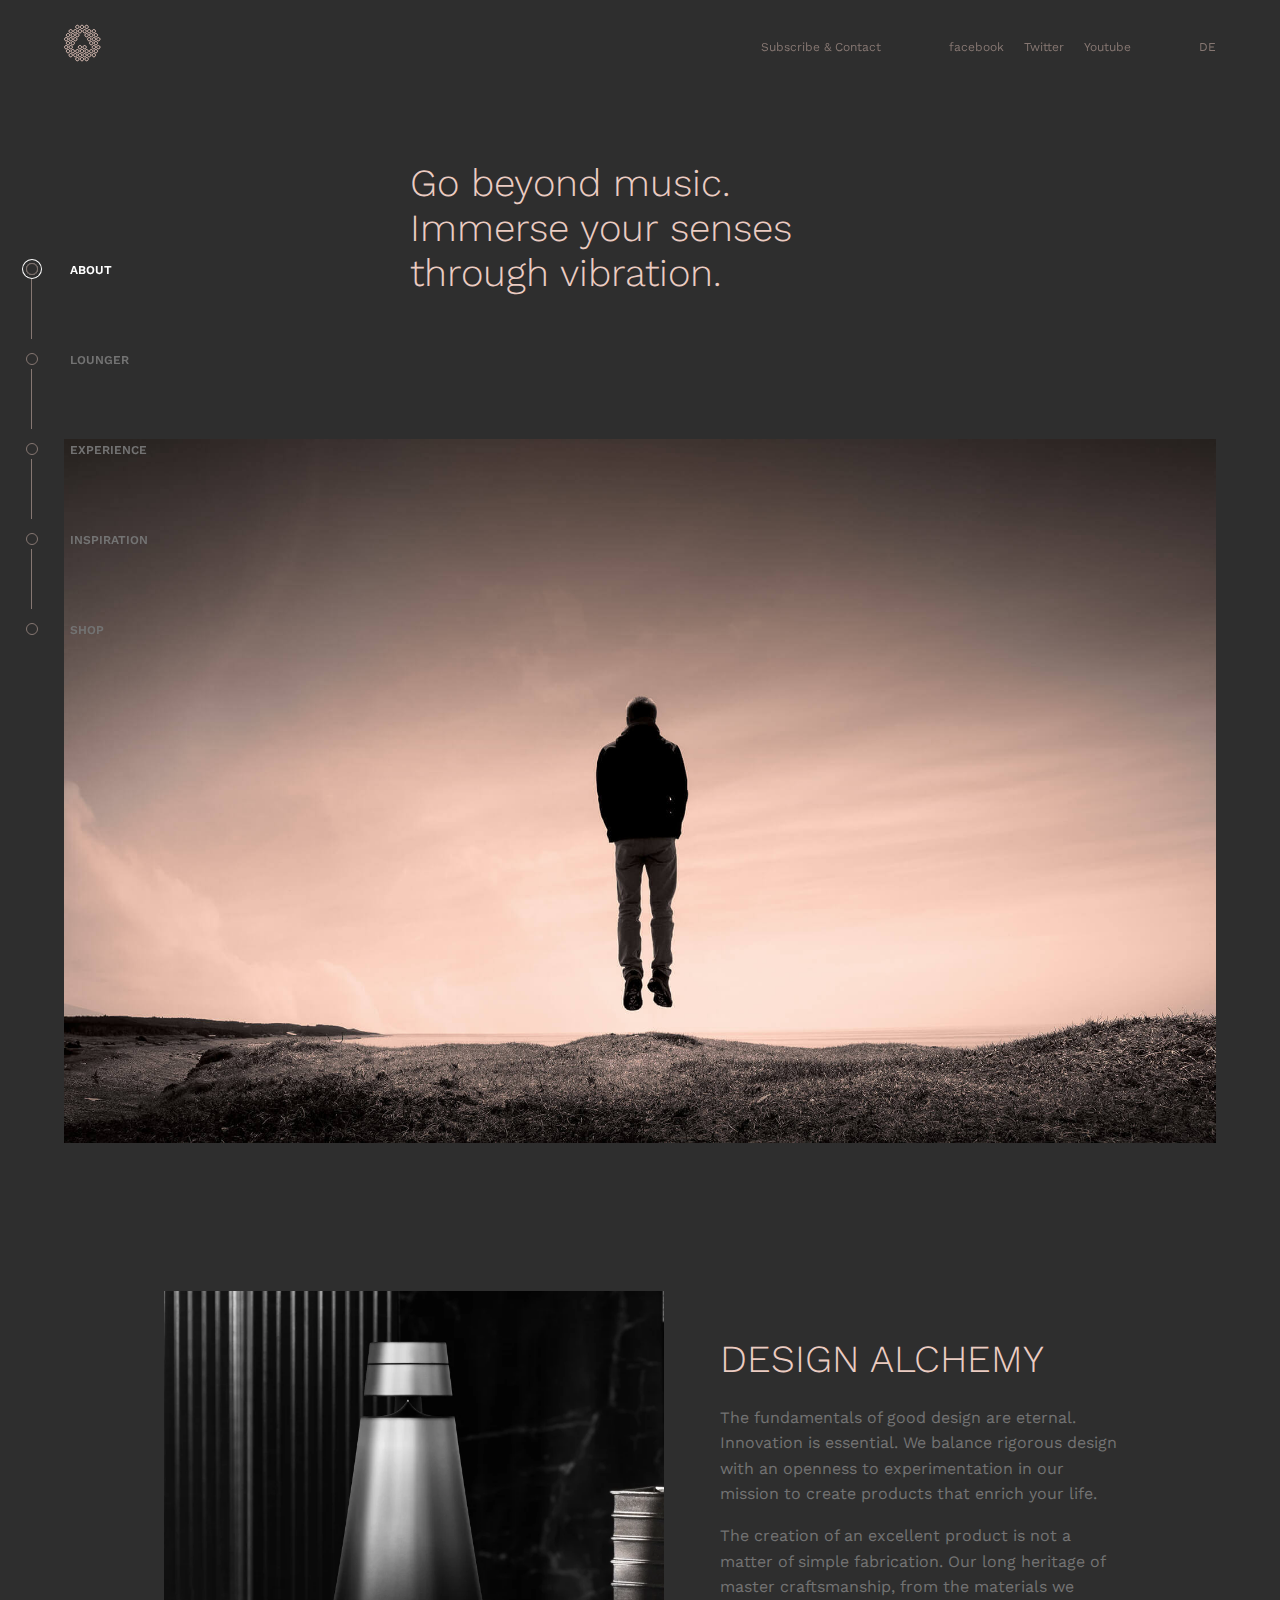
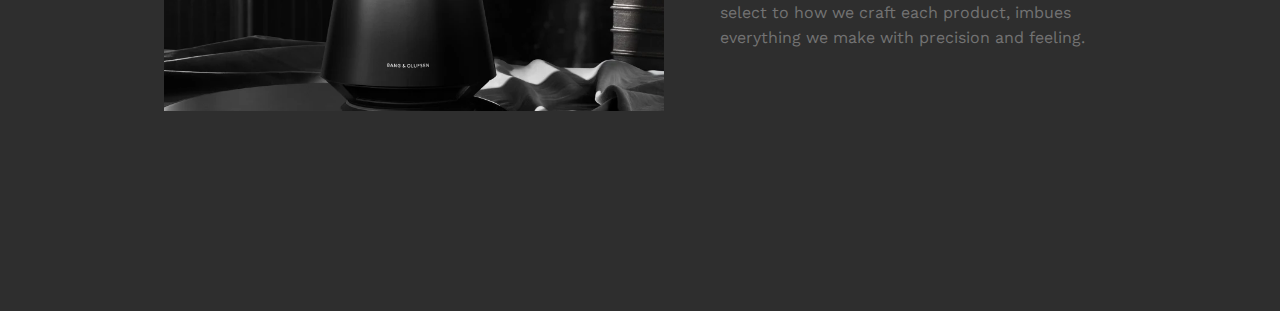
<file: index.html>
<!DOCTYPE html>
<html lang="en">
  <head>
    <meta charset="UTF-8">
    <meta http-equiv="X-UA-Compatible" content="IE=edge">
    <meta name="viewport" content="width=device-width, initial-scale=1.0">
    <link rel="stylesheet" href="assets/css/style.css">
    <title>Headphone-Inspiration</title>
  </head>
  <body class="width-lg center">
    <header class="header width-lg flex">
      <a class="logo" href="index.html"><img src="assets/img/logo.svg" alt="-"></a>
      <ul class="link-list flex">
        <li><a class="link header-link transition" href="assets/html/formular.html">Subscribe & Contact</a></li>
        <li class="indent-item"><a class="link header-link transition" href="https://de-de.facebook.com/">facebook</a></li>
        <li><a class="link header-link transition" href="https://twitter.com/?lang=de">Twitter</a></li>
        <li><a class="link header-link transition" href="https://www.youtube.com/">Youtube</a></li>
        <li class="indent-item"><a class="link header-link transition" href="#">DE</a></li>
      </ul>
    </header>
    <main>
      <aside>
        <nav>
          <ul class="side-nav flex">
            <li class="side-nav-element flex">
              <div class="circle circle-ring"></div>
              <a class="link side-nav-link current-link transition" href="index.html">ABOUT</a>
            </li>
            <li class="vertical-line"></li>
            <li class="side-nav-element flex">
              <div class="circle"></div>
              <a class="link side-nav-link transition" href="assets/html/lounger.html">LOUNGER</a>
            </li>
            <li class="vertical-line"></li>
            <li class="side-nav-element flex">
              <div class="circle"></div>
              <a class="link side-nav-link transition" href="assets/html/experience.html">EXPERIENCE</a>
            </li>
            <li class="vertical-line"></li>
            <li class="side-nav-element flex">
              <div class="circle"></div>
              <a class="link side-nav-link transition" href="assets/html/inspiration.html">INSPIRATION</a>
            </li>
            <li class="vertical-line"></li>
            <li class="side-nav-element flex">
              <div class="circle"></div>
              <a class="link side-nav-link transition" href="assets/html/shop.html">SHOP</a>
            </li>
          </ul>
        </nav>
      </aside>
      <section class="center">
        <h1 class="title main-title">Go beyond music. Immerse your senses through vibration.</h1>
        <img class="img title-img" src="assets/img/section-about-1.jpg" alt="-">
      </section>
      <section class="center split-section split-section-about grid">
        <img class="img img-about" src="assets/img/BS1_NYC_Home.webp" alt="-">
        <article>
          <h2 class="title split-title">DESIGN ALCHEMY</h2>
          <p class="text">The fundamentals of good design are eternal. Innovation is essential. We balance rigorous design with an openness to experimentation in our mission to create products that enrich your life.</p>
          <p class="text new-line">The creation of an excellent product is not a matter of simple fabrication. Our long heritage of master craftsmanship, from the materials we select to how we craft each product, imbues everything we make with precision and feeling.</p>
        </article>
      </section>
    </main>
  </body>
</html>
</file>
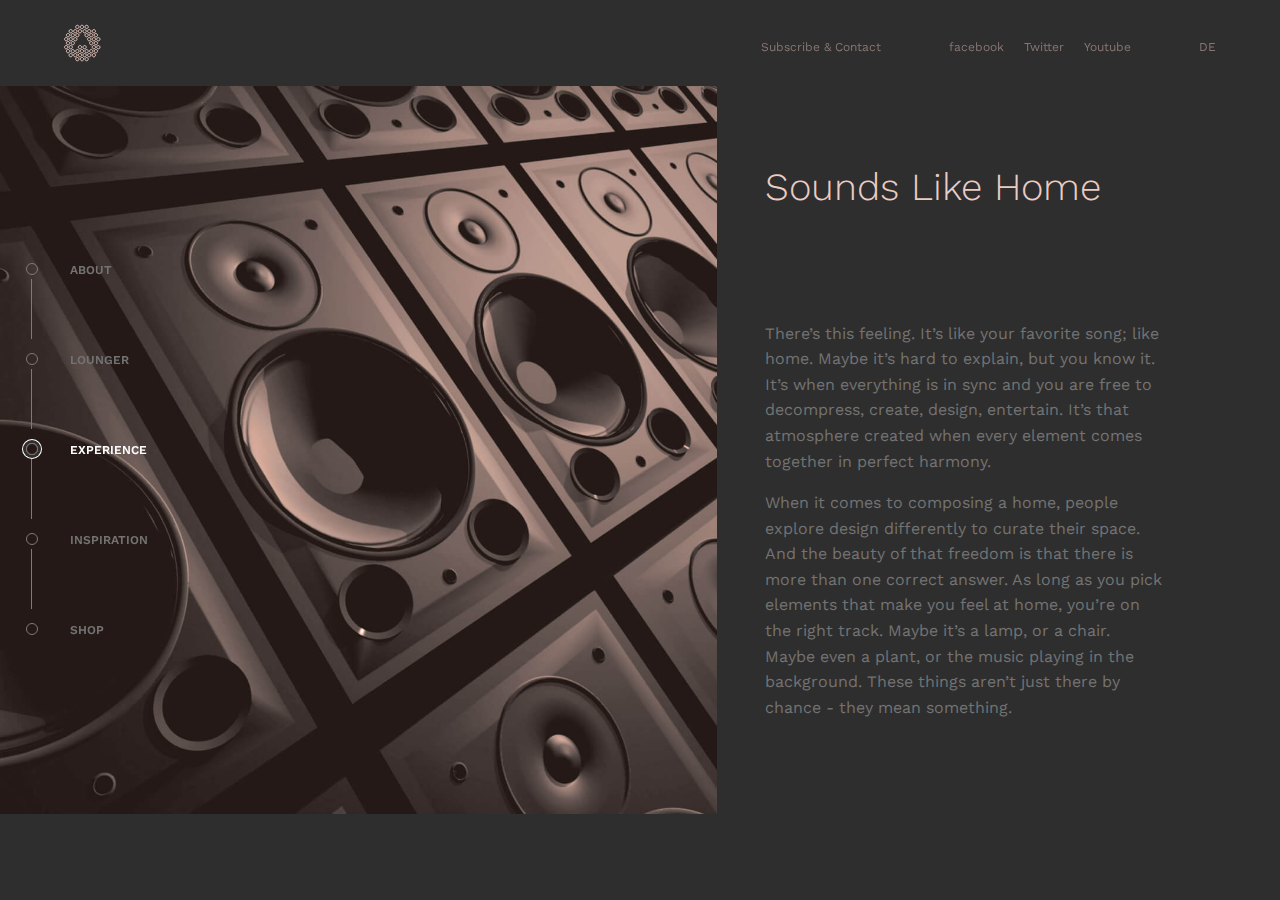
<file: assets/html/experience.html>
<!DOCTYPE html>
<html lang="en">
  <head>
    <meta charset="UTF-8">
    <meta http-equiv="X-UA-Compatible" content="IE=edge">
    <meta name="viewport" content="width=device-width, initial-scale=1.0">
    <link rel="stylesheet" href="../css/style.css">
    <title>Experience</title>
  </head>
  <body class="height-xl">
    <header class="header header-full width-lg center flex">
      <a class="logo" href="../../index.html"><img src="../img/logo.svg" alt="-"></a>
      <ul class="link-list flex">
        <li><a class="link header-link transition" href="formular.html">Subscribe & Contact</a></li>
        <li class="indent-item"><a class="link header-link transition" href="https://de-de.facebook.com/">facebook</a></li>
        <li><a class="link header-link transition" href="https://twitter.com/?lang=de">Twitter</a></li>
        <li><a class="link header-link transition" href="https://www.youtube.com/">Youtube</a></li>
        <li class="indent-item"><a class="link header-link transition" href="#">DE</a></li>
      </ul>
    </header>
    <main>
      <aside>
        <nav>
          <ul class="side-nav flex">
            <li class="side-nav-element flex">
              <div class="circle"></div>
              <a class="link side-nav-link transition" href="../../index.html">ABOUT</a>
            </li>
            <li class="vertical-line"></li>
            <li class="side-nav-element flex">
              <div class="circle"></div>
              <a class="link side-nav-link transition" href="lounger.html">LOUNGER</a>
            </li>
            <li class="vertical-line"></li>
            <li class="side-nav-element flex">
              <div class="circle circle-ring"></div>
              <a class="link side-nav-link current-link transition" href="experience.html">EXPERIENCE</a>
            </li>
            <li class="vertical-line"></li>
            <li class="side-nav-element flex">
              <div class="circle"></div>
              <a class="link side-nav-link transition" href="inspiration.html">INSPIRATION</a>
            </li>
            <li class="vertical-line"></li>
            <li class="side-nav-element flex">
              <div class="circle"></div>
              <a class="link side-nav-link transition" href="shop.html">SHOP</a>
            </li>
          </ul>
        </nav>
      </aside>
      <section class="full-section height-xl grid">
        <img class="img full-img" src="../img/section-experience-1.jpg" alt="-">
        <article>
          <h1 class="title full-title space-left">Sounds Like Home</h1>
          <p class="text space-left">There’s this feeling. It’s like your favorite song; like home. Maybe it’s hard to explain, but you know it. It’s when everything is in sync and you are free to decompress, create, design, entertain. It’s that atmosphere created when every element comes together in perfect harmony.</p>
          <p class="text new-line space-left">When it comes to composing a home, people explore design differently to curate their space. And the beauty of that freedom is that there is more than one correct answer. As long as you pick elements that make you feel at home, you’re on the right track. Maybe it’s a lamp, or a chair. Maybe even a plant, or the music playing in the background. These things aren’t just there by chance - they mean something.</p>
        </article>
      </section>
    </main>
  </body>
</html>
</file>
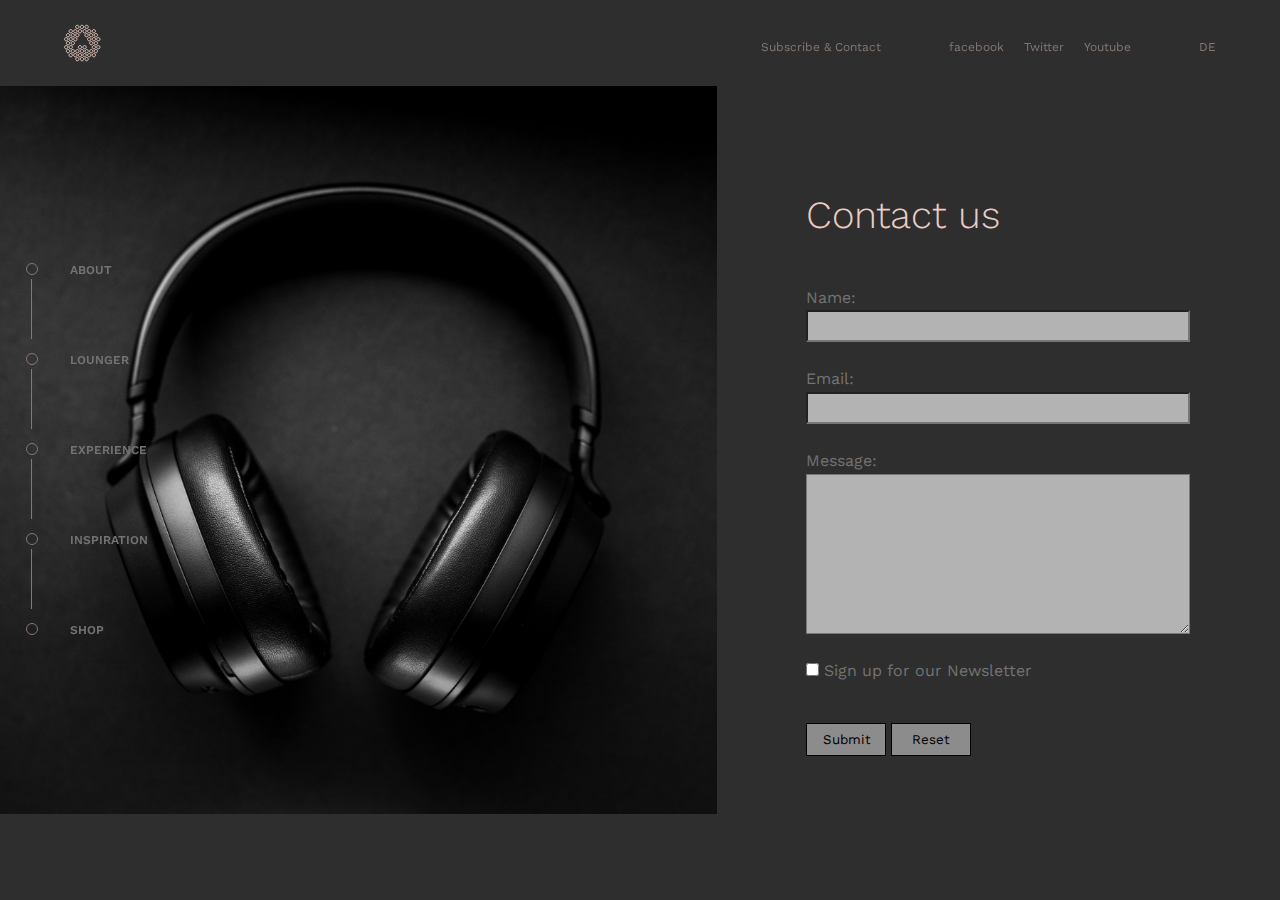
<file: assets/html/formular.html>
<!DOCTYPE html>
<html lang="en">
  <head>
    <meta charset="UTF-8">
    <meta http-equiv="X-UA-Compatible" content="IE=edge">
    <meta name="viewport" content="width=device-width, initial-scale=1.0">
    <link rel="stylesheet" href="../css/style.css">
    <title>Formular</title>
  </head>
  <body class="height-xl">
    <header class="header header-full width-lg center flex">
      <a class="logo" href="../../index.html"><img src="../img/logo.svg" alt="-"></a>
      <ul class="link-list flex">
        <li><a class="link header-link transition" href="formular.html">Subscribe & Contact</a></li>
        <li class="indent-item"><a class="link header-link transition" href="https://de-de.facebook.com/">facebook</a></li>
        <li><a class="link header-link transition" href="https://twitter.com/?lang=de">Twitter</a></li>
        <li><a class="link header-link transition" href="https://www.youtube.com/">Youtube</a></li>
        <li class="indent-item"><a class="link header-link transition" href="#">DE</a></li>
      </ul>
    </header>
    <main>
      <aside>
        <nav>
          <ul class="side-nav flex">
            <li class="side-nav-element flex">
              <div class="circle"></div>
              <a class="link side-nav-link transition" href="../../index.html">ABOUT</a>
            </li>
            <li class="vertical-line"></li>
            <li class="side-nav-element flex">
              <div class="circle"></div>
              <a class="link side-nav-link transition" href="lounger.html">LOUNGER</a>
            </li>
            <li class="vertical-line"></li>
            <li class="side-nav-element flex">
              <div class="circle"></div>
              <a class="link side-nav-link transition" href="experience.html">EXPERIENCE</a>
            </li>
            <li class="vertical-line"></li>
            <li class="side-nav-element flex">
              <div class="circle"></div>
              <a class="link side-nav-link transition" href="inspiration.html">INSPIRATION</a>
            </li>
            <li class="vertical-line"></li>
            <li class="side-nav-element flex">
              <div class="circle"></div>
              <a class="link side-nav-link transition" href="shop.html">SHOP</a>
            </li>
          </ul>
        </nav>
      </aside>
      <section class="full-section height-xl grid">
        <img class="img full-img" src="../img/headphones.jpg" alt="-">
        <article>
          <h1 class="title form-title">Contact us</h1>
          <form onsubmit="return false">
            <label class="text" for="name">Name:</label>
            <input class="form-name transition" type="text" name="name" id="input-name" required>
            <label class="text" for="email">Email:</label>
            <input class="form-email transition" type="email" name="email" id="input-email" required>
            <label class="text" for="message">Message:</label>
            <textarea class="form-message transition" name="message" id="input-message"></textarea>
            <div>
              <input class="form-checkbox" type="checkbox" name="newsletter" id="check-newsletter">
              <label class="text" for="newsletter">Sign up for our Newsletter</label>
            </div>
            <input class="form-button transition" type="submit" value="Submit" id="submit-button" onclick="subscribe()">
            <input class="form-button transition" type="reset" value="Reset">
          </form>
        </article>
      </section>
    </main>
    <script src="../js/main.js"></script>
  </body>
</html>
</file>
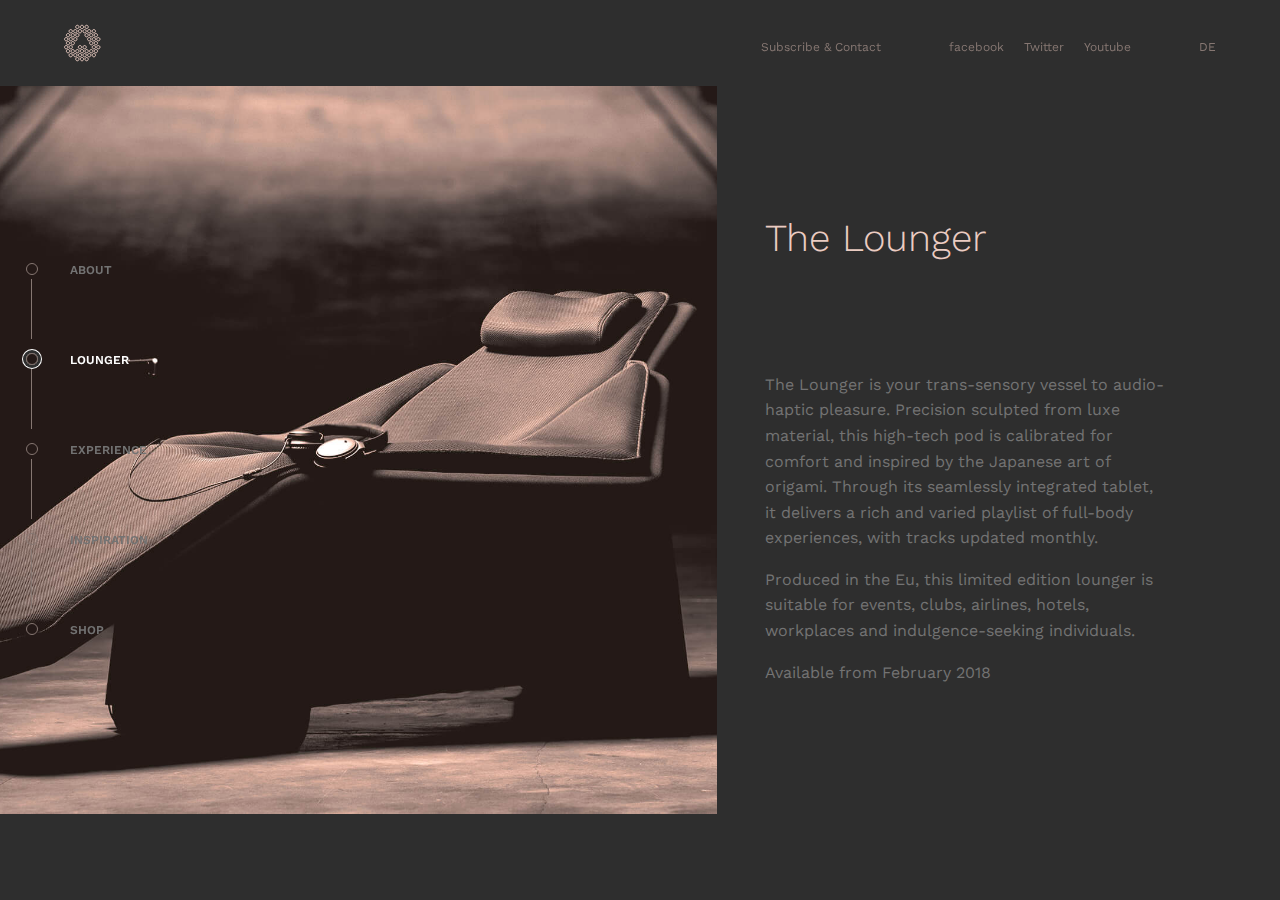
<file: assets/html/lounger.html>
<!DOCTYPE html>
<html lang="en">
  <head>
    <meta charset="UTF-8">
    <meta http-equiv="X-UA-Compatible" content="IE=edge">
    <meta name="viewport" content="width=device-width, initial-scale=1.0">
    <link rel="stylesheet" href="../css/style.css">
    <title>Lounger</title>
  </head>
  <body class="height-xl">
    <header class="header header-full width-lg center flex">
      <a class="logo" href="../../index.html"><img src="../img/logo.svg" alt="-"></a>
      <ul class="link-list flex">
        <li><a class="link header-link transition" href="formular.html">Subscribe & Contact</a></li>
        <li class="indent-item"><a class="link header-link transition" href="https://de-de.facebook.com/">facebook</a></li>
        <li><a class="link header-link transition" href="https://twitter.com/?lang=de">Twitter</a></li>
        <li><a class="link header-link transition" href="https://www.youtube.com/">Youtube</a></li>
        <li class="indent-item"><a class="link header-link transition" href="#">DE</a></li>
      </ul>
    </header>
    <main>
      <aside>
        <nav>
          <ul class="side-nav flex">
            <li class="side-nav-element flex">
              <div class="circle"></div>
              <a class="link side-nav-link transition" href="../../index.html">ABOUT</a>
            </li>
            <li class="vertical-line"></li>
            <li class="side-nav-element flex">
              <div class="circle circle-ring"></div>
              <a class="link side-nav-link current-link transition" href="lounger.html">LOUNGER</a>
            </li>
            <li class="vertical-line"></li>
            <li class="side-nav-element flex">
              <div class="circle"></div>
              <a class="link side-nav-link transition" href="experience.html">EXPERIENCE</a>
            </li>
            <li class="vertical-line"></li>
            <li class="side-nav-element flex">
              <div class="circle"></div>
              <a class="link side-nav-link transition" href="inspiration.html">INSPIRATION</a>
            </li>
            <li class="vertical-line"></li>
            <li class="side-nav-element flex">
              <div class="circle"></div>
              <a class="link side-nav-link transition" href="shop.html">SHOP</a>
            </li>
          </ul>
        </nav>
      </aside>
      <section class="full-section height-xl grid">
        <img class="img full-img" src="../img/section-voyager.jpg" alt="-">
        <article>
          <h1 class="title full-title space-left">The Lounger</h1>
          <p class="text space-left">The Lounger is your trans-sensory vessel to audio-haptic pleasure. Precision sculpted from luxe material, this high-tech pod is calibrated for comfort and inspired by the Japanese art of origami. Through its seamlessly integrated tablet, it delivers a rich and varied playlist of full-body experiences, with tracks updated monthly.</p>
          <p class="text new-line space-left">Produced in the Eu, this limited edition lounger is suitable for events, clubs, airlines, hotels, workplaces and indulgence-seeking individuals.</p>
          <p class="text space-left">Available from February 2018</p>
        </article>
      </section>
    </main>
  </body>
</html>
</file>
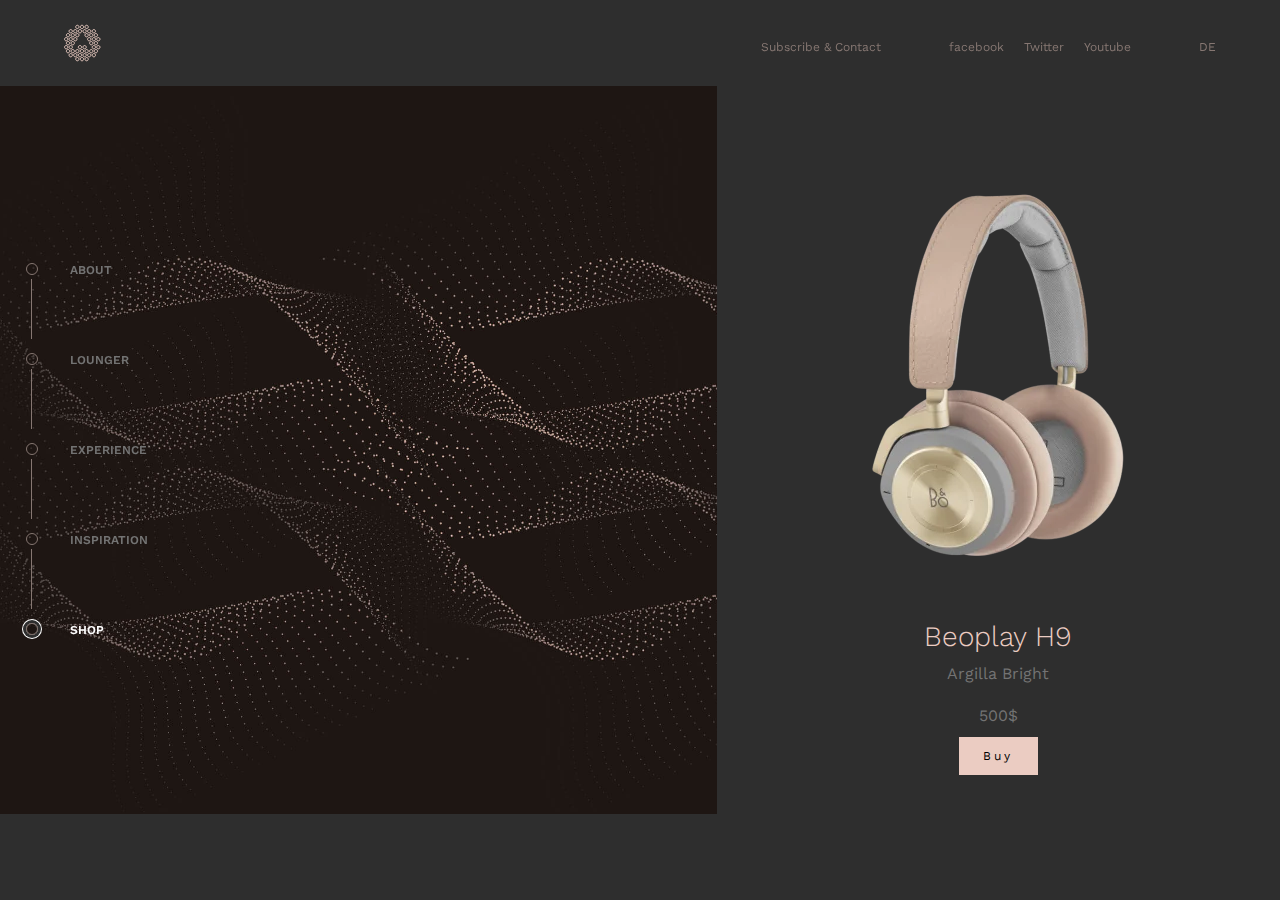
<file: assets/html/shop.html>
<!DOCTYPE html>
<html lang="en">
  <head>
    <meta charset="UTF-8">
    <meta http-equiv="X-UA-Compatible" content="IE=edge">
    <meta name="viewport" content="width=device-width, initial-scale=1.0">
    <link rel="stylesheet" href="../css/style.css">
    <title>Shop</title>
  </head>
  <body class="height-xl">
    <header class="header header-full width-lg center flex">
      <a class="logo" href="../../index.html"><img src="../img/logo.svg" alt="-"></a>
      <ul class="link-list flex">
        <li><a class="link header-link transition" href="formular.html">Subscribe & Contact</a></li>
        <li class="indent-item"><a class="link header-link transition" href="https://de-de.facebook.com/">facebook</a></li>
        <li><a class="link header-link transition" href="https://twitter.com/?lang=de">Twitter</a></li>
        <li><a class="link header-link transition" href="https://www.youtube.com/">Youtube</a></li>
        <li class="indent-item"><a class="link header-link transition" href="#">DE</a></li>
      </ul>
    </header>
    <main>
      <aside>
        <nav>
          <ul class="side-nav flex">
            <li class="side-nav-element flex">
              <div class="circle"></div>
              <a class="link side-nav-link transition" href="../../index.html">ABOUT</a>
            </li>
            <li class="vertical-line"></li>
            <li class="side-nav-element flex">
              <div class="circle"></div>
              <a class="link side-nav-link transition" href="lounger.html">LOUNGER</a>
            </li>
            <li class="vertical-line"></li>
            <li class="side-nav-element flex">
              <div class="circle"></div>
              <a class="link side-nav-link transition" href="experience.html">EXPERIENCE</a>
            </li>
            <li class="vertical-line"></li>
            <li class="side-nav-element flex">
              <div class="circle"></div>
              <a class="link side-nav-link transition" href="inspiration.html">INSPIRATION</a>
            </li>
            <li class="vertical-line"></li>
            <li class="side-nav-element flex">
              <div class="circle circle-ring"></div>
              <a class="link side-nav-link current-link transition" href="shop.html">SHOP</a>
            </li>
          </ul>
        </nav>
      </aside>
      <section class="full-section height-xl grid">
        <img class="img full-img" src="../img/section-composition4.jpg" alt="-">
        <article class="shop">
          <img src="../img/h9-argilla-bright-hero-1000x1000.webp" alt="-">
          <h1 class="subtitle headphone-title">Beoplay H9</h1>
          <p class="text">Argilla Bright</p>
          <p class="text new-line">500$</p>
          <a class="buy-btn link transition" href="#">Buy</a>
        </article>
      </section>
    </main>
  </body>
</html>
</file>
<file: assets/css/style.css>
/*
########################################
                  Global
########################################
*/

@import url("https://fonts.googleapis.com/css2?family=Work+Sans:wght@300;400;600&display=swap");

* {
  padding: 0;
  margin: 0;
  box-sizing: border-box;
  font-family: "Work Sans", sans-serif;
}

body {
  background: #2e2e2e;
}

li {
  list-style: none;
}

a {
  text-decoration: none;
  color: inherit;
}

.center {
  margin: 0 auto;
}

.width-sm {
  width: 60%;
}

.width-lg {
  width: 90%;
}

.width-xl {
  width: 100%;
}

.height-xl {
  height: 100vh;
}

.link {
  font-size: 0.75rem;
}

.text,
.side-nav-link {
  color: rgb(115, 115, 115);
}

.transition {
  transition: all 0.5s;
}

.flex {
  display: flex;
}

.grid {
  display: grid;
  place-items: center;
}

/*
########################################
                  Header
########################################
*/

.header {
  justify-content: space-between;
  align-items: center;
  position: fixed;
  top: 0;
  left: 5%;
  padding: 1.5rem 0;
}

.link-list {
  gap: 1.25rem;
  color: #867772;
}

.indent-item {
  margin-left: 3rem;
}

.header-link:hover {
  color: #ebccc2;
  border-bottom: 1px solid #ebccc2;
}

/*
########################################
                  Main
########################################
*/

/*---------- Side-Navigation ----------*/
/*#####################################*/

.side-nav {
  flex-direction: column;
  gap: 0.5rem;
  position: fixed;
  top: 50%;
  left: 2%;
  transform: translateY(-50%);
}

.side-nav-link {
  font-weight: 600;
}

.side-nav-link:hover,
.current-link {
  color: #fff;
}

.circle {
  width: 0.75rem;
  height: 0.75rem;
  border: 1px solid #867772;
  border-radius: 50%;
  margin-right: 2rem;
}

.circle-ring {
  box-shadow: 0 0 0 3px #2e2e2e, 0 0 0 4px #fff;
}

.vertical-line {
  height: 3.75rem;
  border-left: 1px solid #867772;
  margin-left: 0.35rem;
  transform: translateY(-10%);
}

/*---------- Pages global ----------*/
/*##################################*/

.img,
video {
  width: 100%;
}

.title,
.subtitle {
  color: #ebccc2;
  font-weight: 300;
}

.title {
  font-size: 2.4rem;
}

.subtitle {
  font-size: 1.25rem;
  margin-bottom: 0.5rem;
}

.text {
  line-height: 1.6rem;
}

.new-line {
  margin: 1rem 0;
}

/*---------- Long-Page ----------*/
/*###############################*/

.split-title {
  margin-bottom: 1.5rem;
}

/*---------- ABOUT ----------*/

.main-title {
  width: 30rem;
  margin: 10rem 0 9rem 30%;
}

.title-img {
  margin-bottom: 9rem;
}

.split-section-about {
  width: 70%;
  grid-template-columns: 44% 50%;
  gap: 8rem;
  margin-bottom: 12.5rem;
}

.img-about {
  width: 31.25rem;
  height: 26.25rem;
  object-fit: cover;
  object-position: center;
}

/*---------- INSPIRATION ----------*/

video {
  margin: 10rem 0 9rem 0;
}

.bordered-text-wrapper {
  gap: 0.25rem;
  margin-bottom: 0.5rem;
}

.bordered-text {
  font-size: 0.6rem;
  letter-spacing: 0.1rem;
  border: 1px solid #fff;
  padding: 0 0.4rem 0 0.5rem;
}

.split-section-inspiration {
  grid-template-columns: 1fr 1fr;
  margin: 6rem 0;
}

/*---------- One-Page ----------*/
/*##############################*/

.full-section {
  grid-template-columns: 56% 44%;
  place-items: center;
}

.full-title {
  margin-bottom: 7rem;
}

.space-left {
  width: 71%;
  margin-left: 3rem;
}

.full-img {
  aspect-ratio: 6 / 6.1;
  object-fit: cover;
  object-position: center;
}

/*---------- SHOP ----------*/

.shop {
  text-align: center;
}

.headphone-title {
  font-size: 1.75rem;
}

.buy-btn {
  background: #ebccc2;
  letter-spacing: 0.2rem;
  padding: 0.75rem 1.5rem;
}

.buy-btn:hover {
  background: #867772;
}

/*---------- Formular ----------*/
/*##############################*/

.form-title {
  margin: 3rem 0;
}

input,
textarea {
  background: hsl(0, 0%, 70%);
  outline: none;
}

.form-name,
.form-email,
.form-message {
  display: block;
  width: 30vw;
  height: 2rem;
  margin-bottom: 1.5rem;
}

input:hover,
input:focus,
textarea:hover,
textarea:focus {
  background: hsl(0, 0%, 55%);
}

.form-message {
  height: 10rem;
}

.form-button {
  width: 5rem;
  background: hsl(0, 0%, 55%);
  border: 1px solid #000;
  padding: 0.5rem 1rem;
  margin-top: 2.5rem;
}

.form-button:hover {
  background: hsl(0, 0%, 70%);
}
</file>
